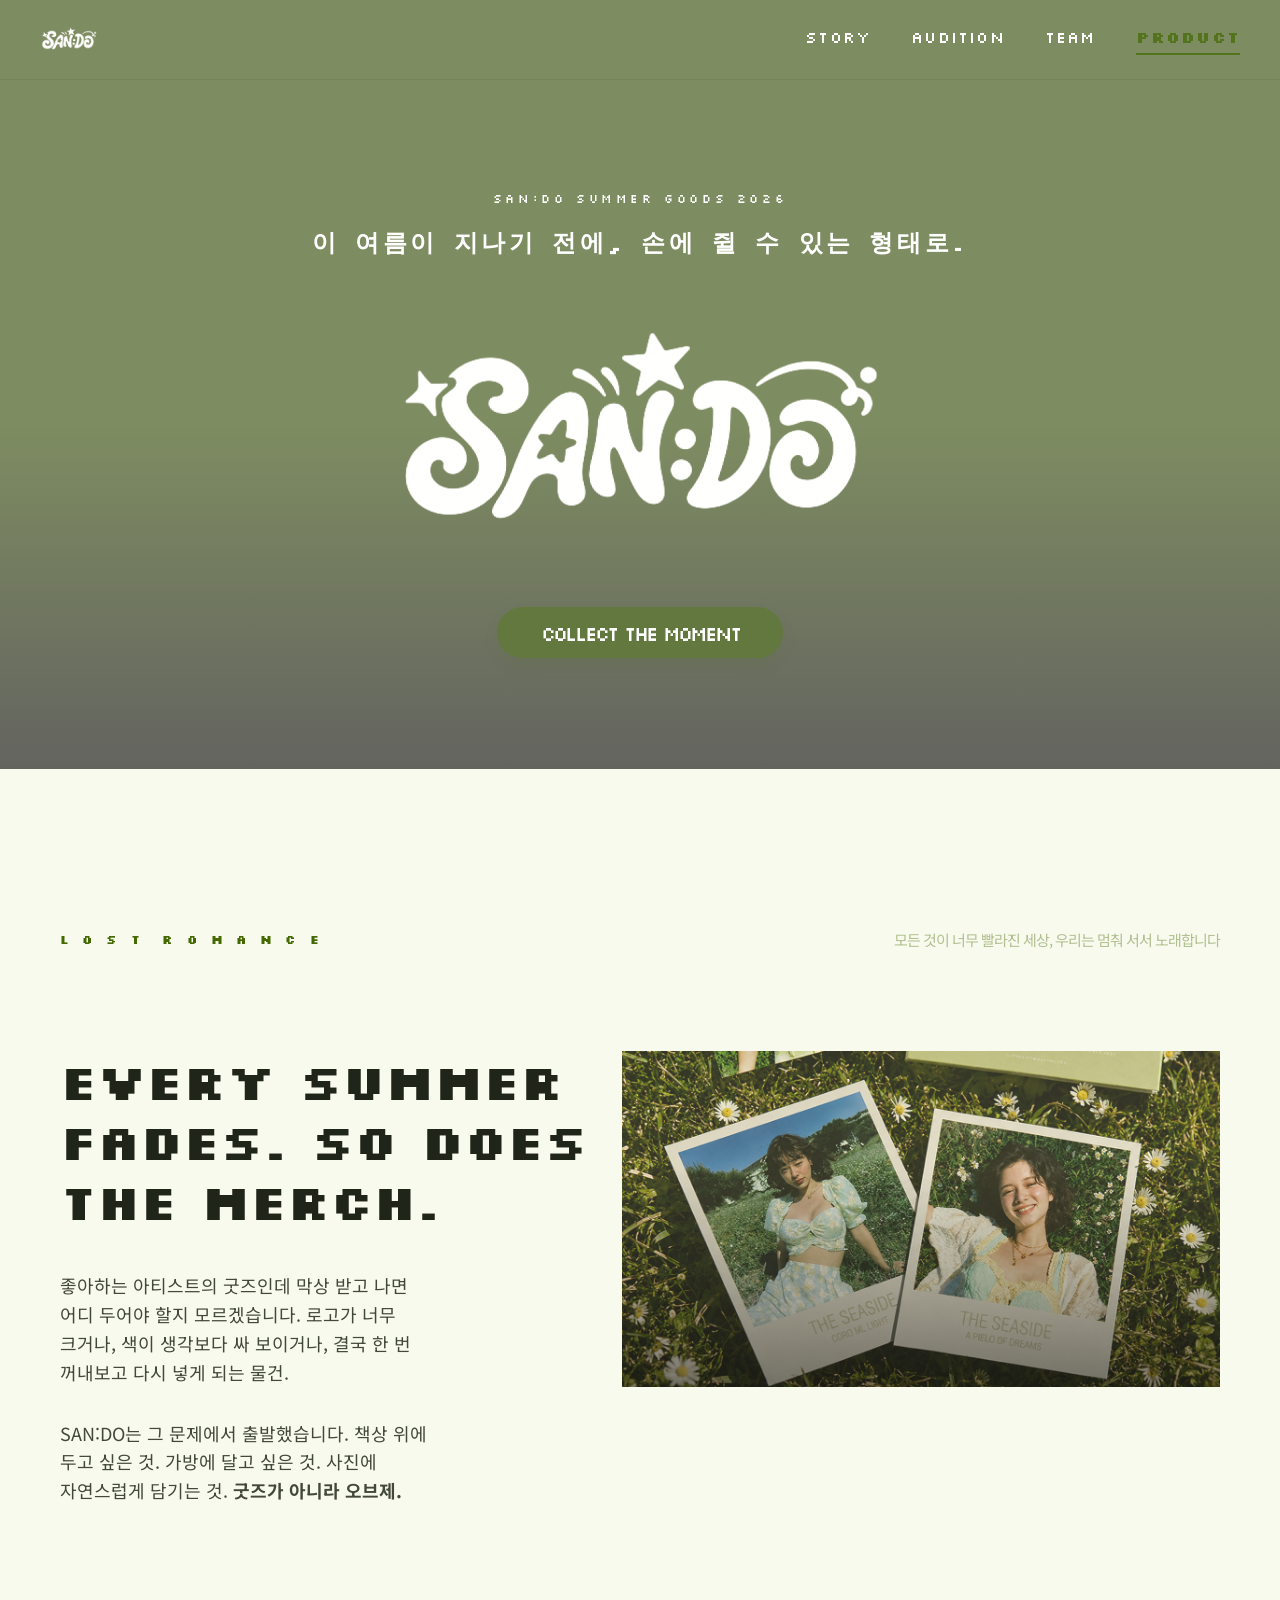
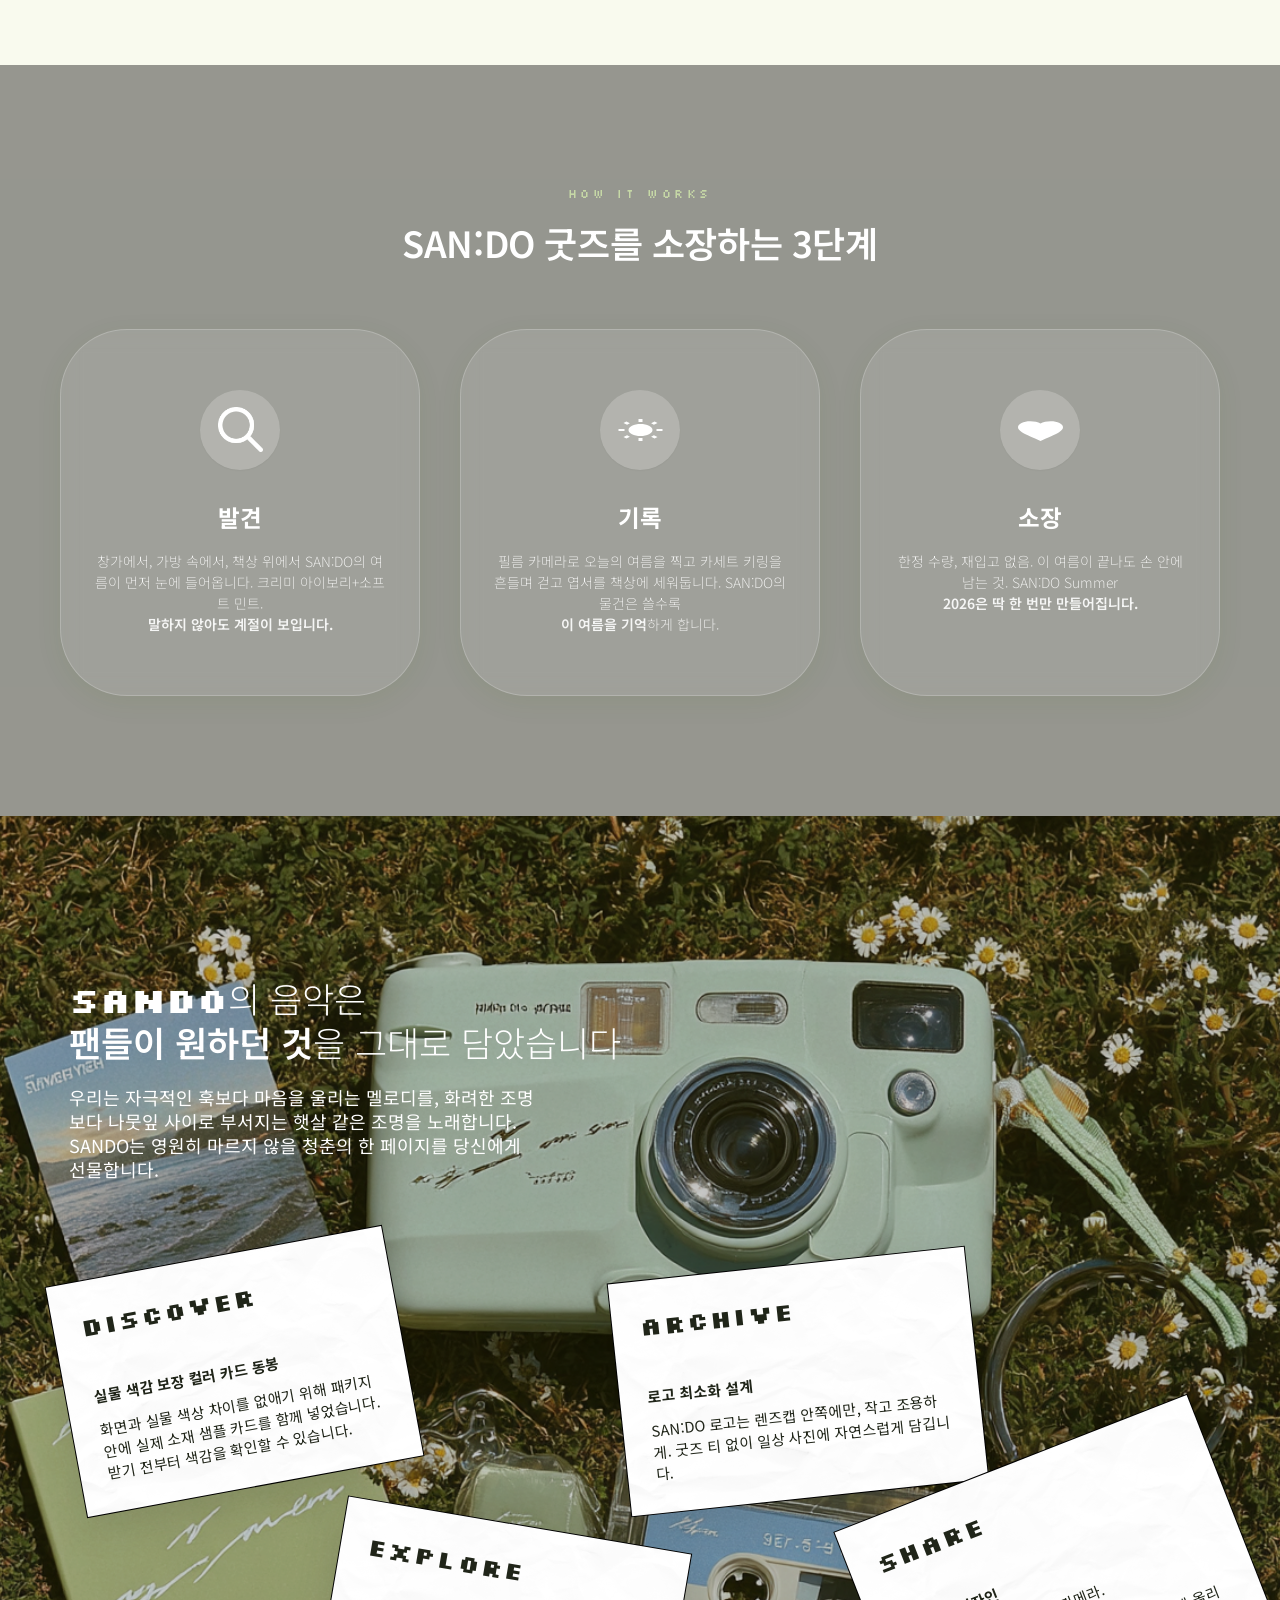
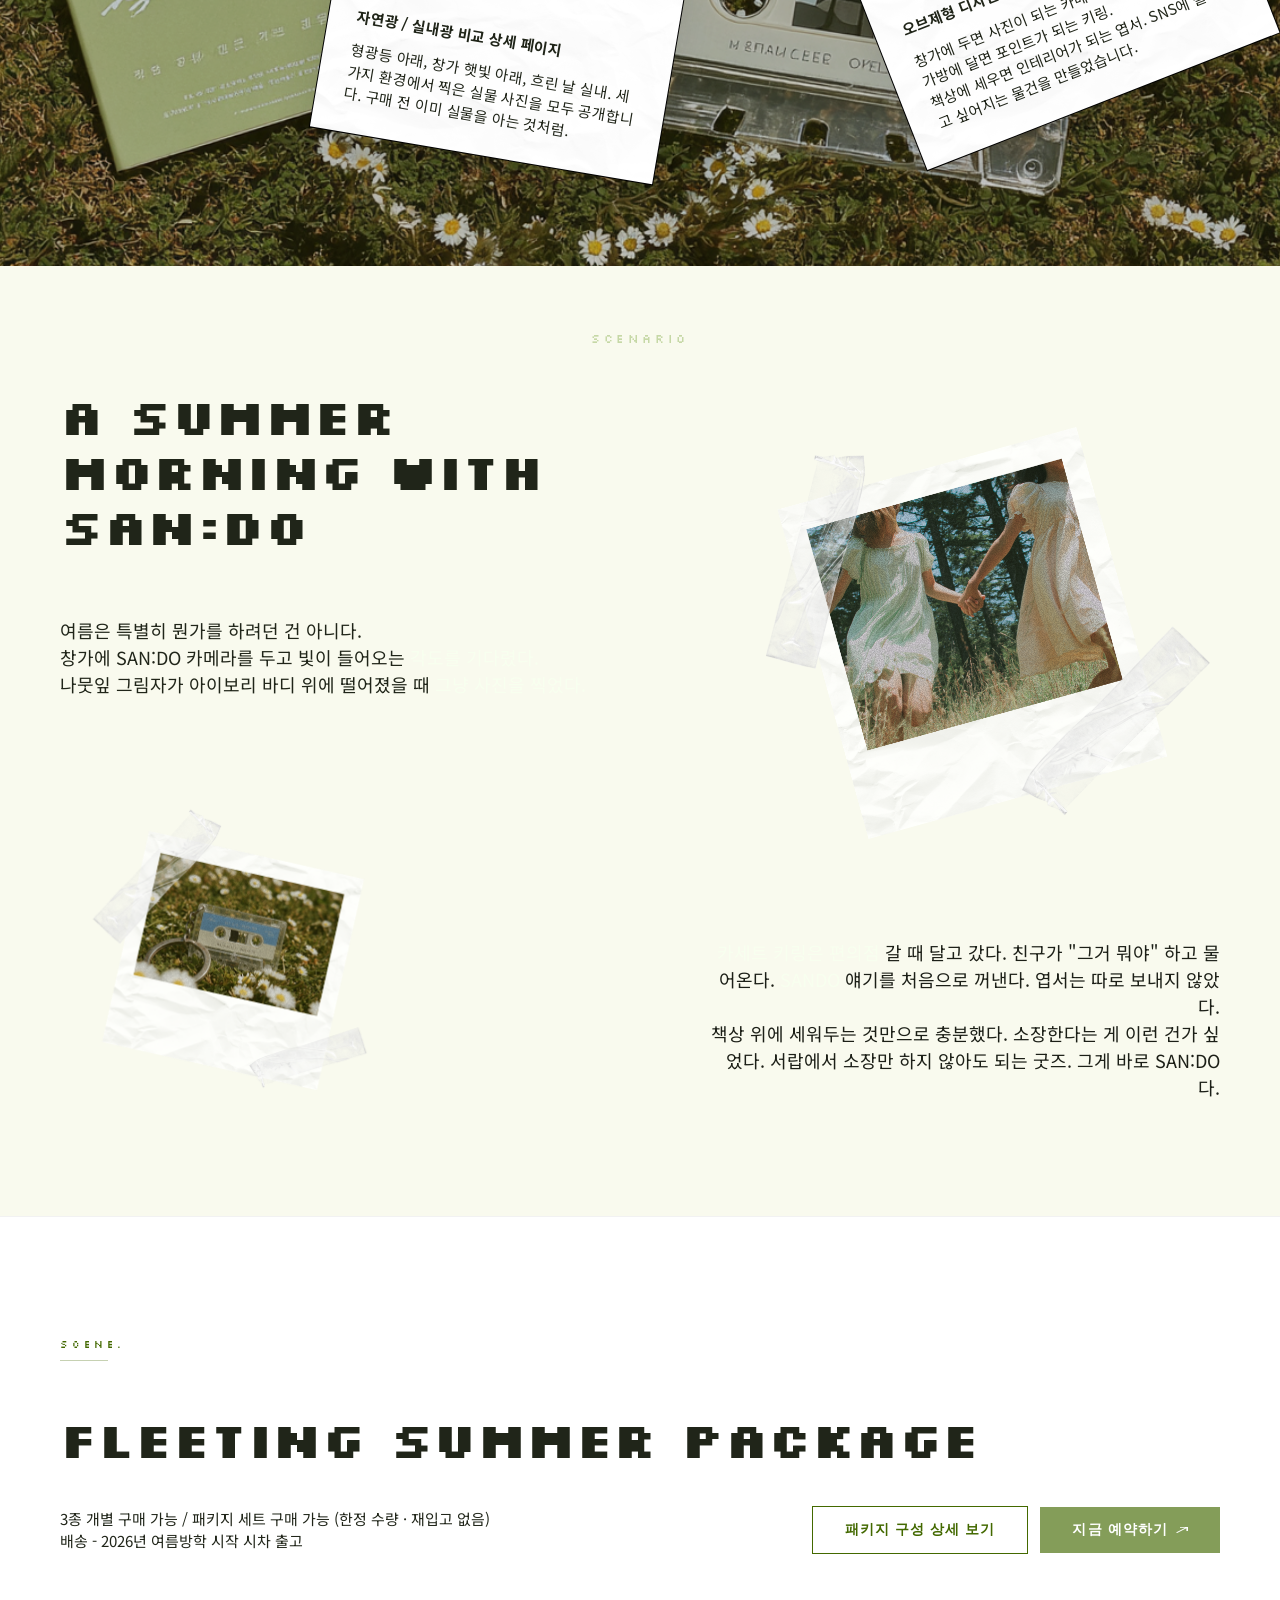
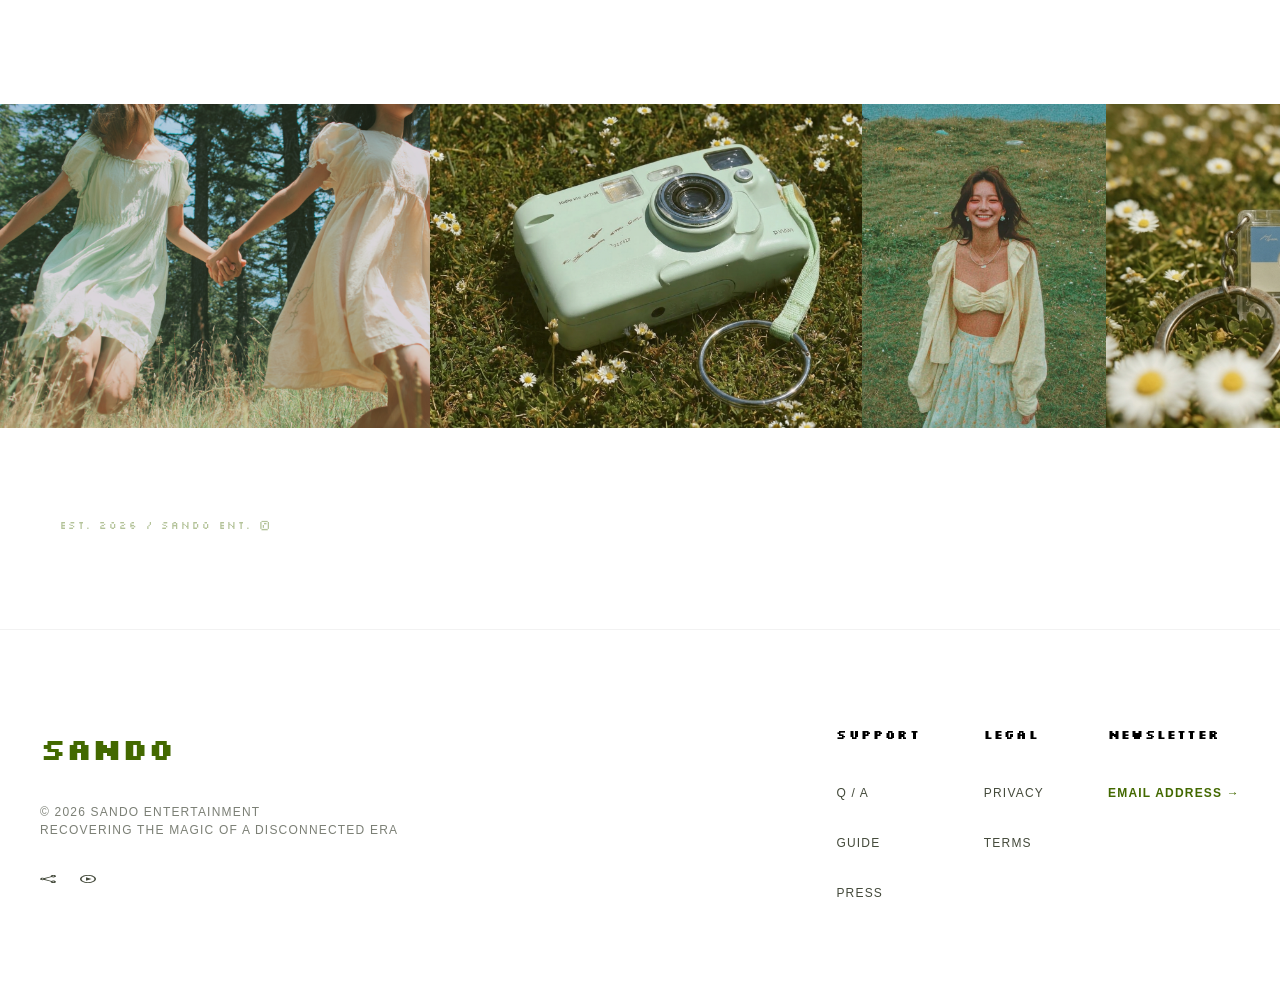
<file: product.html>
<!DOCTYPE html>
<html lang="ko">
<head>
    <meta charset="UTF-8">
    <meta name="viewport" content="width=device-width, initial-scale=1.0">
    <title>SANDO - PRODUCT</title>
    <link rel="preconnect" href="https://fonts.googleapis.com">
    <link rel="preconnect" href="https://fonts.gstatic.com" crossorigin>
    <link href="https://fonts.googleapis.com/css2?family=Noto+Sans+KR:wght@300;400;500;700&family=Silkscreen:wght@400;700&display=swap" rel="stylesheet">
    <link href="https://fonts.googleapis.com/css2?family=Reenie+Beanie&display=swap" rel="stylesheet">
    <link href="https://unpkg.com/aos@2.3.1/dist/aos.css" rel="stylesheet">
    <link rel="stylesheet" href="style.css">
    <link rel="stylesheet" href="product.css">
</head>
<body>
    <!-- Header -->
    <header class="header">
        <div class="header-container">
            <a href="index.html" class="logo">
                <img src="./assets/f1b13951a0cc73b2ca8febee6d7815320dd03bef.png" alt="SANDO" style="height:29px; filter: brightness(0) invert(1);">
            </a>
            <nav class="nav-links">
                <a href="index.html#story">STORY</a>
                <a href="index.html#audition">AUDITION</a>
                <a href="team.html">TEAM</a>
                <a href="product.html" class="active">PRODUCT</a>
            </nav>
        </div>
    </header>

    <main>
        <!-- Product Hero Section -->
        <section class="prod-hero">
            <div class="prod-hero-bg">
                <video autoplay loop muted playsinline>
                    <source src="./assets/social_young00_dreamy_floating_still_life_video_frame_a_mint_green_v_5d0d145d-1efa-432d-80ba-2ff8dab38961_0.mp4" type="video/mp4">
                </video>
                <div class="prod-hero-gradient"></div>
            </div>
            <div class="prod-hero-content" data-aos="fade-up" data-aos-duration="1500">
                <p class="h-meta">SAN:DO Summer Goods 2026</p>
                <h1 class="h-title">이 여름이 지나기 전에, 손에 쥘 수 있는 형태로.</h1>
                <div class="h-logo">
                    <img src="./assets/543a6762f60950fe3e85e857b11b350e498f0f59.png" alt="SANDO Logo">
                </div>
                <button class="btn-collect">Collect the Moment</button>
            </div>
        </section>

        <!-- Product Problem Section (LOST ROMANCE) -->
        <section class="prod-problem">
            <div class="prod-problem-container">
                <!-- Top metadata -->
                <div class="p-top-meta" data-aos="fade-down">
                    <span class="p-lost-romance">L O S T&nbsp;&nbsp;R O M A N C E</span>
                    <span class="p-top-desc">모든 것이 너무 빨라진 세상, 우리는 멈춰 서서 노래합니다</span>
                </div>
                
                <!-- CSS Grid Layout -->
                <div class="p-grid">

                    <div class="p-left">
                        <!-- Pixel Font Title -->
                        <div class="p-title" data-aos="fade-right" data-aos-delay="200">
                            <h2>EVERY SUMMER<br>FADES. SO DOES<br>THE MERCH.</h2>
                        </div>

                        <!-- Texts -->
                        <div class="p-texts" data-aos="fade-up" data-aos-delay="400">
                            <div class="p-text-1">
                                <p>좋아하는 아티스트의 굿즈인데 막상 받고 나면 어디 두어야 할지 모르겠습니다. 로고가 너무 크거나, 색이 생각보다 싸 보이거나, 결국 한 번 꺼내보고 다시 넣게 되는 물건.</p>
                            </div>
                            <div class="p-text-2">
                                <p>SAN:DO는 그 문제에서 출발했습니다. 책상 위에 두고 싶은 것. 가방에 달고 싶은 것. 사진에 자연스럽게 담기는 것. <strong>굿즈가 아니라 오브제.</strong></p>
                            </div>
                        </div>
                    </div>

                    <div class="p-right">
                        <div class="p-polaroid-img" data-aos="fade-left" data-aos-delay="600">
                            <img src="./assets/polaroid.png" alt="Polaroid">
                        </div>
                    </div>
                </div>
            </div>
        </section>

        <!-- Features Bento Grid (How it works) -->
        <section class="prod-features">
            <div class="prod-features-bg">
                <video autoplay loop muted playsinline>
                    <source src="./assets/social_young00_httpss.mj.run0kiSlE8K5tA_two_teenage_girls_running_ha_ad694206-2928-4992-a312-4cb6a2b0df77_2.mp4" type="video/mp4">
                </video>
            </div>
            <div class="prod-features-container">
                <div class="f-header" data-aos="fade-up">
                    <p class="f-meta">How it works</p>
                    <h2>SAN:DO 굿즈를 소장하는 3단계</h2>
                </div>
                <div class="f-cards">
                    <!-- Card 1 -->
                    <div class="f-card" data-aos="fade-up" data-aos-delay="100">
                        <div class="f-icon">
                            <img src="./assets/08d0e38753e40133297ec7baf056feb76902c6db.png" alt="Icon Discover" style="filter: brightness(0) invert(1);">
                        </div>
                        <h3>발견</h3>
                        <p>창가에서, 가방 속에서, 책상 위에서 SAN:DO의 여름이 먼저 눈에 들어옵니다. 크리미 아이보리+소프트 민트.<br><strong>말하지 않아도 계절이 보입니다.</strong></p>
                    </div>
                    <!-- Card 2 -->
                    <div class="f-card" data-aos="fade-up" data-aos-delay="200">
                        <div class="f-icon">
                            <img src="./assets/c31c5b6fe7ed250745d48049320b2f43e3fc1b10.svg" alt="Icon Memory">
                        </div>
                        <h3>기록</h3>
                        <p>필름 카메라로 오늘의 여름을 찍고 카세트 키링을 흔들며 걷고 엽서를 책상에 세워둡니다. SAN:DO의 물건은 쓸수록<br><strong>이 여름을 기억</strong>하게 합니다.</p>
                    </div>
                    <!-- Card 3 -->
                    <div class="f-card" data-aos="fade-up" data-aos-delay="300">
                        <div class="f-icon">
                            <img src="./assets/3f9572f7a1e01d085c5cf55efbc9a6c4448af354.svg" alt="Icon Keep">
                        </div>
                        <h3>소장</h3>
                        <p>한정 수량, 재입고 없음. 이 여름이 끝나도 손 안에 남는 것. SAN:DO Summer<br><strong>2026은 딱 한 번만 만들어집니다.</strong></p>
                    </div>
                </div>
            </div>
        </section>

        <!-- Product Solution Section -->
        <section class="prod-solution">
            <!-- Full section background -->
            <div class="s-bg-wrapper">
                <img src="./assets/3e3a604d1bd790d6f71a1aa79a312eb55eeb90b3.png" class="s-bg-img" alt="Atmospheric scene">
                <div class="s-bg-overlay"></div>
            </div>

            <div class="prod-solution-container">
                <!-- Text Area -->
                <div class="s-header-text" data-aos="fade-up">
                    <h2>SANDO<span class="s-font-light">의 음악은</span><br><strong>팬들이 원하던 것</strong><span class="s-font-light">을 그대로 담았습니다</span></h2>
                    <p>우리는 자극적인 훅보다 마음을 울리는 멜로디를, 화려한 조명보다 나뭇잎 사이로 부서지는 햇살 같은 조명을 노래합니다. SANDO는 영원히 마르지 않을 청춘의 한 페이지를 당신에게 선물합니다.</p>
                </div>

                <div class="s-scatter-grid">
                    <div class="s-item s-discover">
                        <img src="./assets/ff30c8f0ad429ba9806da89dfd8c26ec9ca79576.png" class="s-border-bg" alt="Border">
                        <div class="s-content">
                            <h3>Discover</h3>
                            <h4>실물 색감 보장 컬러 카드 동봉</h4>
                            <p>화면과 실물 색상 차이를 없애기 위해 패키지 안에 실제 소재 샘플 카드를 함께 넣었습니다. 받기 전부터 색감을 확인할 수 있습니다.</p>
                        </div>
                    </div>
                    <div class="s-item s-explore">
                        <img src="./assets/ff30c8f0ad429ba9806da89dfd8c26ec9ca79576.png" class="s-border-bg" alt="Border">
                        <div class="s-content">
                            <h3>Explore</h3>
                            <h4>자연광 / 실내광 비교 상세 페이지</h4>
                            <p>형광등 아래, 창가 햇빛 아래, 흐린 날 실내. 세가지 환경에서 찍은 실물 사진을 모두 공개합니다. 구매 전 이미 실물을 아는 것처럼.</p>
                        </div>
                    </div>
                    <div class="s-item s-archive">
                        <img src="./assets/ff30c8f0ad429ba9806da89dfd8c26ec9ca79576.png" class="s-border-bg" alt="Border">
                        <div class="s-content">
                            <h3>Archive</h3>
                            <h4>로고 최소화 설계</h4>
                            <p>SAN:DO 로고는 렌즈캡 안쪽에만, 작고 조용하게. 굿즈 티 없이 일상 사진에 자연스럽게 담깁니다.</p>
                        </div>
                    </div>
                    <div class="s-item s-share">
                        <img src="./assets/ff30c8f0ad429ba9806da89dfd8c26ec9ca79576.png" class="s-border-bg" alt="Border">
                        <div class="s-content">
                            <h3>Share</h3>
                            <h4>오브제형 디자인</h4>
                            <p>창가에 두면 사진이 되는 카메라.<br>가방에 달면 포인트가 되는 키링.<br>책상에 세우면 인테리어가 되는 엽서. SNS에 올리고 싶어지는 물건을 만들었습니다.</p>
                        </div>
                    </div>
                </div>
            </div>
        </section>

        <!-- Scenario Section -->
        <section class="prod-scenario">
            <div class="prod-scenario-bg">
                <video class="sc-bg-1" autoplay loop muted playsinline>
                    <source src="./assets/social_young00_httpss.mj.runeDUQydXsIO8_--ar_256225_--video_1_--end__798abad2-75af-4a0e-8838-23caf32be7b1_3.mp4" type="video/mp4">
                </video>
            </div>
            <div class="prod-scenario-container">
                <p class="sc-meta" data-aos="fade-right">Scenario</p>
                <div class="sc-content-wrapper" data-aos="fade-up" data-aos-delay="200">
                    <div class="sc-left">
                        <h2>A SUMMER<br>MORNING WITH<br>SAN:DO</h2>
                        <p>여름은 특별히 뭔가를 하려던 건 아니다.<br>창가에 SAN:DO 카메라를 두고 빛이 들어오는 <span>각도를 기다렸다.</span><br>나뭇잎 그림자가 아이보리 바디 위에 떨어졌을 때 <span>그냥 사진을 찍었다.</span></p>
                    </div>
                    <div class="sc-right">
                        <p><span>카세트 키링은 편의점</span> 갈 때 달고 갔다. 친구가 "그거 뭐야" 하고 물어온다. <span>SANDO</span> 얘기를 처음으로 꺼낸다. 엽서는 따로 보내지 않았다.<br>책상 위에 세워두는 것만으로 충분했다. 소장한다는 게 이런 건가 싶었다. 서랍에서 소장만 하지 않아도 되는 굿즈. 그게 바로 SAN:DO 다.</p>
                    <div class="sc-floating-images">
                        <img class="sc-new-float sc-float-left" src="./assets/e288413728afc5807b36749ba7845cc4da0400a6.png" alt="Cassette polaroid">
                        <img class="sc-new-float sc-float-right" src="./assets/cce4955a53f3c4a8a4bebe2c39ea8c9e6795c6a2.png" alt="Girls polaroid">
                    </div>
                </div>
            </div>
        </section>

        <!-- CTA Section -->
        <section class="prod-cta">
            <div class="prod-cta-container">
                <div class="c-meta-top">
                    <span>SCENE.</span>
                    <div class="c-line"></div>
                </div>
                
                <div class="c-content" data-aos="fade-up">
                    <h2 class="c-title">Fleeting Summer package</h2>
                    <div class="c-bottom-row">
                        <p class="c-desc">3종 개별 구매 가능 / 패키지 세트 구매 가능 (한정 수량 · 재입고 없음) <br>배송 - 2026년 여름방학 시작 시차 출고</p>
                        <div class="c-actions">
                            <button class="btn-primary" style="background:transparent; border:1px solid #436900; color:#436900;">패키지 구성 상세 보기</button>
                            <button class="btn-primary" style="background:rgba(67,105,0,0.65); border:none; color:white; display:flex; align-items:center; gap:8px;">지금 예약하기 <img src="./assets/61a35f6481a9813a54b1b77d275d8791fe1ab130.svg" alt="arrow"></button>
                        </div>
                    </div>
                </div>
            </div>
        </section>
        <section class="prod-marquee" style="width: 100%; overflow: hidden; padding-bottom: 60px; background: white;">
            <div class="c-images-marquee" style="margin-top: 0;">
                <div class="marquee-track">
                    <img src="./assets/659dbe9e403d3c29e346c2e5e92b3bb9619fe875.png" alt="Camera 1">
                    <img src="./assets/0651afc535155f71f9658d27788e2fa9156295b1.png" alt="Tape 1">
                    <img src="./assets/63467bdc56bd4790c4f66187277db30922817a37.png" alt="Tape 2">
                    <img src="./assets/75484bb5bf83f4497d686b1134157f14a152d9fc.png" alt="Girl">
                    <!-- Duplicate for infinite scroll -->
                    <img src="./assets/659dbe9e403d3c29e346c2e5e92b3bb9619fe875.png" alt="Camera 1">
                    <img src="./assets/0651afc535155f71f9658d27788e2fa9156295b1.png" alt="Tape 1">
                    <img src="./assets/63467bdc56bd4790c4f66187277db30922817a37.png" alt="Tape 2">
                    <img src="./assets/75484bb5bf83f4497d686b1134157f14a152d9fc.png" alt="Girl">
                </div>
            </div>
        </section>
        <div class="c-meta-bottom">EST. 2026 / SANDO ENT. ®</div>
    </main>

    <!-- Footer -->
    <footer class="footer">
        <div class="footer-container">
            <div class="footer-left">
                <div class="footer-logo">SANDO</div>
                <div class="footer-copyright">
                    © 2026 SANDO ENTERTAINMENT<br>
                    RECOVERING THE MAGIC OF A DISCONNECTED ERA
                </div>
                <div class="footer-social">
                    <img src="./assets/c85e52b7eba225b94c1f4e356cf532b2be033561.svg" alt="Social">
                    <img src="./assets/4c36a6bb75f8759996b5936b01f322f42f25cf61.svg" alt="Social">
                </div>
            </div>
            <div class="footer-links">
                <div class="link-col">
                    <h4 style="font-family:var(--font-silk); font-size:12px; margin-bottom:16px;">SUPPORT</h4>
                    <a href="#" style="display:block; font-size:12px; color:var(--dark-text); text-decoration:none; margin-bottom:8px;">Q / A</a>
                    <a href="#" style="display:block; font-size:12px; color:var(--dark-text); text-decoration:none; margin-bottom:8px;">GUIDE</a>
                    <a href="#" style="display:block; font-size:12px; color:var(--dark-text); text-decoration:none;">PRESS</a>
                </div>
                <div class="link-col">
                    <h4 style="font-family:var(--font-silk); font-size:12px; margin-bottom:16px;">LEGAL</h4>
                    <a href="#" style="display:block; font-size:12px; color:var(--dark-text); text-decoration:none; margin-bottom:8px;">PRIVACY</a>
                    <a href="#" style="display:block; font-size:12px; color:var(--dark-text); text-decoration:none;">TERMS</a>
                </div>
                <div class="link-col">
                    <h4 style="font-family:var(--font-silk); font-size:12px; margin-bottom:16px;">NEWSLETTER</h4>
                    <a href="#" style="font-size:12px; color:var(--primary-green); text-decoration:none; font-weight:bold;">EMAIL ADDRESS →</a>
                </div>
            </div>
        </div>
    </footer>
    <script src="https://unpkg.com/aos@2.3.1/dist/aos.js"></script>
    <script>
        AOS.init({
            duration: 1000,
            once: true,
            offset: 100
        });

        // Draggable Memos Logic
        document.addEventListener("DOMContentLoaded", () => {
            const items = document.querySelectorAll('.s-item');
            let activeItem = null;
            let initialX;
            let initialY;
            let highestZIndex = 10;

            items.forEach(item => {
                item._currentX = 0;
                item._currentY = 0;
                item.addEventListener('mousedown', dragStart);
                item.addEventListener('touchstart', dragStart, {passive: false});
            });

            document.addEventListener('mouseup', dragEnd);
            document.addEventListener('touchend', dragEnd);
            document.addEventListener('mousemove', drag);
            document.addEventListener('touchmove', drag, {passive: false});

            function dragStart(e) {
                if (e.target.closest('.s-item')) {
                    activeItem = e.target.closest('.s-item');
                    highestZIndex++;
                    activeItem.style.zIndex = highestZIndex;
                    activeItem.style.transition = 'box-shadow 0.2s ease, transform 0s';

                    if (e.type === "touchstart") {
                        initialX = e.touches[0].clientX - activeItem._currentX;
                        initialY = e.touches[0].clientY - activeItem._currentY;
                    } else {
                        initialX = e.clientX - activeItem._currentX;
                        initialY = e.clientY - activeItem._currentY;
                    }
                }
            }

            function dragEnd(e) {
                if (activeItem) {
                    activeItem.style.transition = 'box-shadow 0.2s ease, transform 0.1s ease-out';
                    initialX = activeItem._currentX;
                    initialY = activeItem._currentY;
                    activeItem = null;
                }
            }

            function drag(e) {
                if (activeItem) {
                    if (e.cancelable) e.preventDefault();
                
                    if (e.type === "touchmove") {
                        activeItem._currentX = e.touches[0].clientX - initialX;
                        activeItem._currentY = e.touches[0].clientY - initialY;
                    } else {
                        activeItem._currentX = e.clientX - initialX;
                        activeItem._currentY = e.clientY - initialY;
                    }

                    activeItem.style.setProperty('--tx', `${activeItem._currentX}px`);
                    activeItem.style.setProperty('--ty', `${activeItem._currentY}px`);
                }
            }
        });
    </script>
</body>
</html>
</file>
<file: style.css>
:root {
    --primary-green: #436900;
    --dark-text: #43493a;
    --light-bg: #f9faee;
    --white: #ffffff;
    --black: #000000;
    --font-silk: 'Silkscreen', sans-serif;
    --font-kr: 'Noto Sans KR', sans-serif;
}

* {
    box-sizing: border-box;
    margin: 0;
    padding: 0;
}

html {
    scroll-behavior: smooth;
    scroll-padding-top: 80px; /* offset for fixed header */
    overflow-x: hidden;
}

body {
    font-family: var(--font-kr);
    background-color: var(--light-bg);
    color: var(--black);
    line-height: 1.5;
    overflow-x: hidden;
}

img {
    max-width: 100%;
    display: block;
}

/* Header */
.header {
    position: fixed;
    top: 0; left: 0; width: 100%;
    height: 80px;
    background: transparent;
    backdrop-filter: blur(2px);
    z-index: 1000;
    display: flex; align-items: center; justify-content: center;
    border-bottom: 1px solid rgba(0, 0, 0, 0.05);
    transition: background-color 0.3s ease;
}

.header-container {
    width: 100%;
    max-width: 1600px;
    padding: 0 40px;
    margin: 0 auto;
    display: flex;
    justify-content: space-between;
    align-items: center;
}

.logo {
    font-family: var(--font-silk);
    font-size: 24px;
    font-weight: 700;
    color: var(--white);
    letter-spacing: 2px;
    text-decoration: none;
}

.nav-links {
    display: flex;
    gap: 40px;
}

.nav-links a {
    text-decoration: none;
    color: var(--white);
    font-size: 16px;
    font-family: var(--font-silk);
    text-transform: uppercase;
    letter-spacing: 1.2px;
    transition: opacity 0.2s;
}

.nav-links a:hover, .nav-links a.active {
    opacity: 0.7;
}

/* Light background variant for Team page */
.header.light-theme .logo,
.header.light-theme .nav-links a {
    color: var(--black);
}
.header.light-theme {
    background: rgba(249, 250, 238, 0.8);
    backdrop-filter: blur(10px);
}

.btn-primary {
    background-color: var(--primary-green);
    color: var(--white);
    border: none;
    padding: 8px 24px;
    font-size: 12px;
    font-weight: 700;
    font-family: Arial, Helvetica, sans-serif;
    letter-spacing: 1.2px;
    cursor: pointer;
}

/* Hero Section */
.hero-section {
    position: relative;
    width: 100%;
    height: 100vh;
    display: flex;
    flex-direction: column;
    align-items: center;
    justify-content: center;
    overflow: hidden;
}

.hero-bg {
    position: absolute;
    top: 0;
    left: 0;
    width: 100%;
    height: 100%;
    z-index: 0;
}

.hero-bg .bg-img, .hero-video {
    width: 100%;
    height: 100%;
    object-fit: cover;
    transform: translateZ(0); /* Hardware acceleration for Chrome */
    -webkit-transform: translateZ(0);
}

.hero-overlay {
    position: absolute;
    inset: 0;
    background: rgba(0, 0, 0, 0.08);
}

.hero-content {
    position: relative;
    display: flex;
    flex-direction: column;
    align-items: center;
    gap: 16px;
    z-index: 1;
}

.hero-subtitle {
    font-family: var(--font-silk);
    font-size: 12px;
    color: var(--white);
    letter-spacing: 3.6px;
}

.hero-logo-img img {
    height: 286px;
    object-fit: contain;
}

/* Marquee Section */
.marquee-section {
    background-color: var(--primary-green);
    border-top: 1px solid rgba(0,0,0,0.05);
    border-bottom: 1px solid rgba(0,0,0,0.05);
    padding: 17px 0;
    overflow: hidden;
}

.marquee-container {
    display: flex;
}

.marquee-content {
    display: flex;
    align-items: center;
    gap: 48px;
    padding: 0 24px;
    white-space: nowrap;
    animation: scroll 20s linear infinite;
}

.marquee-text {
    font-family: var(--font-silk);
    font-weight: 700;
    font-size: 14px;
    color: var(--white);
    letter-spacing: 2.8px;
}

.marquee-star {
    font-family: var(--font-silk);
    font-size: 14px;
    color: rgba(255, 255, 255, 0.5);
}

@keyframes scroll {
    0% { transform: translateX(0); }
    100% { transform: translateX(-100%); }
}

/* Problem Section */
.problem-section {
    position: relative;
    background-color: #f9faee;
    padding: 120px 0;
    overflow: hidden;
}

.problem-container {
    width: 100%;
    max-width: 1600px;
    padding: 0 40px;
    margin: 0 auto;
    position: relative;
}

.problem-header {
    display: flex;
    justify-content: space-between;
    align-items: center;
    margin-bottom: 40px;
    position: relative;
}

.problem-label {
    font-family: var(--font-silk);
    font-size: 12px;
    color: var(--primary-green);
    letter-spacing: 3.6px;
    text-transform: uppercase;
}

.problem-message {
    font-size: 15px;
    color: rgba(67, 105, 0, 0.4);
    letter-spacing: -1px;
}

.problem-content {
    display: flex;
    justify-content: space-between;
    position: relative;
    /* height removed to be driven by aspect-ratio of children */
}

.problem-text {
    position: relative;
    width: 41.5%;
}

.problem-title {
    position: absolute;
    left: 0;
    top: 13%;
    transform: translateY(-50%);
    font-family: var(--font-silk);
    font-size: 48px;
    color: var(--black);
    letter-spacing: -3px;
    line-height: 1.06;
    text-transform: uppercase;
    margin: 0;
}

.problem-title span {
    display: block;
}

.problem-desc {
    position: absolute;
    left: 26%;
    top: 46%;
    transform: translateY(-50%);
    width: 72%;
    font-size: 18px;
    color: var(--dark-text);
    line-height: 1.5;
    margin: 0;
}

.problem-tape-1 {
    position: absolute;
    left: 1.5%;
    top: 63%;
    width: 21.4%;
    aspect-ratio: 103 / 37;
    background: rgba(151,196,89,0.2);
}

.problem-tape-2 {
    position: absolute;
    left: 73.6%;
    top: 93.5%;
    width: 21.4%;
    aspect-ratio: 103 / 37;
    background: rgba(151,196,89,0.2);
}

.problem-image {
    position: relative;
    width: 56%;
    aspect-ratio: 650 / 574;
}

.vintage-tape {
    position: absolute;
    left: 0;
    top: 20.4%;
    width: 48%;
    aspect-ratio: 312 / 416;
}
.vintage-tape img { width: 100%; height: 100%; object-fit: cover; }

.blurred-city {
    position: absolute;
    right: 0;
    top: 0;
    width: 47.4%;
    aspect-ratio: 308 / 411;
}
.blurred-city img { width: 100%; height: 100%; object-fit: cover; }

.problem-tape-3 {
    position: absolute;
    left: 0.15%;
    top: 4.2%;
    width: 7.8%;
    aspect-ratio: 51 / 19;
    background: rgba(151,196,89,0.2);
}

.problem-tape-4 {
    position: absolute;
    left: 0;
    top: 10%;
    width: 15.8%;
    aspect-ratio: 103 / 37;
    background: rgba(151,196,89,0.2);
}

/* Solution Section */
.solution-section {
    background-color: rgba(151, 196, 89, 0.2);
    padding: 120px 0;
}

.solution-container {
    width: 100%;
    max-width: 1600px;
    padding: 0 40px;
    margin: 0 auto;
    display: grid;
    grid-template-columns: 1fr 1fr;
    gap: 96px;
}

.solution-text-area {
    display: flex;
    flex-direction: column;
    justify-content: center;
}

.solution-title {
    font-family: var(--font-silk);
    font-size: 48px;
    color: var(--primary-green);
    letter-spacing: -3px;
    line-height: 1;
    margin-bottom: 40px;
}

.solution-subtitle {
    font-size: 30px;
    font-weight: 400;
    margin-bottom: 24px;
}

.solution-desc {
    font-size: 18px;
    color: var(--dark-text);
    margin-bottom: 40px;
}

.solution-cards {
    display: grid;
    grid-template-columns: repeat(3, 1fr);
    gap: 24px;
}

.s-card {
    background: var(--white);
    border: 1px solid rgba(0, 0, 0, 0.05);
    padding: 25px;
    display: flex;
    flex-direction: column;
    gap: 12px;
}

.s-icon {
    height: 18px;
    object-fit: contain;
    margin-bottom: 10px;
}

.s-card span {
    font-family: var(--font-silk);
    font-size: 12px;
    font-weight: 700;
    letter-spacing: 1.2px;
}

.solution-image-area {
    position: relative;
    aspect-ratio: 1;
}

.bg-layer, .fg-layer {
    position: absolute;
    inset: 0;
    width: 100%;
    height: 100%;
    object-fit: cover;
}

.fg-layer {
    object-fit: bottom;
}

/* Features Section */
.features-section {
    position: relative;
    background-color: var(--white);
    padding: 120px 0;
}

.features-header {
    width: 100%;
    max-width: 1600px;
    padding: 0 40px;
    margin: 0 auto;
    display: flex;
    justify-content: space-between;
    align-items: flex-start;
    margin-bottom: 96px;
}

.features-label {
    font-family: var(--font-silk);
    font-size: 12px;
    color: var(--primary-green);
    letter-spacing: 3.6px;
    display: block;
    margin-bottom: 16px;
}

.features-title {
    font-family: var(--font-silk);
    font-size: 48px;
    line-height: 1;
    text-transform: uppercase;
    letter-spacing: -2px;
}

.features-desc-box {
    width: 38.6%;
    font-size: 16px;
    color: var(--dark-text);
    margin-top: 32px;
}

.features-grid {
    width: 100%;
    max-width: 1600px;
    padding: 0 40px;
    margin: 0 auto;
    display: grid;
    grid-template-columns: repeat(3, 1fr);
    gap: 40px;
}

.f-card {
    border-bottom: 1px solid rgba(0, 0, 0, 0.1);
    padding-bottom: 49px;
    display: flex;
    flex-direction: column;
}

.f-image {
    height: 466px;
    margin-bottom: 16px;
    position: relative;
    overflow: hidden;
}

.f-image img {
    width: 100%;
    height: 100%;
    object-fit: cover;
}

.f-image-composed img {
    position: absolute;
}
.f-image-composed .f-bg { width: 222%; height: auto; left:-64%; top:-8%; }
.f-image-composed .f-layer-1 { width: 125%; left:-12.5%; }
.f-overlay { position:absolute; inset:0; background:white; mix-blend-mode: saturation; }
.f-image-composed .f-layer-2 { width:100%; height:100%; object-fit:bottom; }


.f-title {
    font-family: var(--font-silk);
    font-size: 24px;
    margin-bottom: 16px;
}

.f-desc {
    font-size: 14px;
    color: var(--dark-text);
    margin-bottom: 24px;
    flex-grow: 1;
}

.f-tags {
    display: flex;
    gap: 16px;
    font-family: var(--font-silk);
    font-size: 10px;
    font-weight: 700;
    color: var(--primary-green);
    letter-spacing: 1px;
}

/* Process Section */
.process-section {
    position: relative;
    background: var(--white);
    padding: 120px 0;
    border-top: 1px solid rgba(0, 0, 0, 0.05);
}

.process-bg {
    position: absolute;
    inset: 0;
}

.process-bg img {
    width: 100%;
    height: 100%;
    object-fit: cover;
    opacity: 0.54;
}

.process-gradient {
    position: absolute;
    inset: 0;
    background: linear-gradient(128deg, rgba(151, 196, 89, 0.2) 3%, #ffffff 111%);
    z-index: 1;
}

.process-container {
    position: relative;
    z-index: 2;
    width: 100%;
    max-width: 1600px;
    padding: 0 40px;
    margin: 0 auto;
}

.process-box {
    background: rgba(255, 255, 255, 0.7);
    border-left: 8px solid var(--primary-green);
    width: 57.9%;
    padding: 64px 64px 64px 72px;
}

.process-title {
    font-family: var(--font-silk);
    font-size: 36px;
    margin-bottom: 48px;
}

.process-list {
    display: flex;
    flex-direction: column;
    gap: 48px;
}

.p-item {
    display: flex;
    gap: 32px;
}

.p-num {
    font-family: var(--font-silk);
    font-size: 36px;
    color: rgba(67, 105, 0, 0.3);
}

.p-text h4 {
    font-family: var(--font-silk);
    font-size: 20px;
    margin-bottom: 8px;
    font-weight: 400;
}

.p-text p {
    font-size: 14px;
    color: var(--dark-text);
}

/* CTA Section */
.cta-section {
    position: relative;
    aspect-ratio: 1440 / 800;
    background-color: #f5f5f5;
    overflow: hidden;
    border-top: 1px solid #e5e7eb;
    border-bottom: 1px solid #e5e7eb;
}

.cta-bg {
    position: absolute;
    inset: 0;
    z-index: 0;
}

.cta-bg img {
    width: 100%;
    height: 100%;
    object-fit: cover;
}

.cta-text-bg {
    position: absolute;
    top: 45%;
    left: 50%;
    transform: translate(-50%, -50%);
    font-family: var(--font-silk);
    font-size: 18.5vw;
    color: rgba(255, 254, 234, 0.76);
    line-height: 0.8;
    text-align: center;
    letter-spacing: -1vw;
    z-index: 1;
    pointer-events: none;
    white-space: nowrap;
    width: 100%;
    padding: 0 40px;
    box-sizing: border-box;
}

.cta-girl {
    position: absolute;
    bottom: -3%;
    left: 50%;
    transform: translateX(-50%);
    width: 100%;
    aspect-ratio: 1299 / 866;
    z-index: 2;
    pointer-events: none;
}
.cta-girl img {
    width: 100%;
    height: 100%;
    object-fit: cover;
}

.cta-container {
    width: 100%;
    max-width: 1600px;
    height: 100%;
    margin: 0 auto;
    position: relative;
    padding: 0 40px;
    z-index: 3;
}

.cta-meta {
    position: absolute;
    font-family: var(--font-silk);
    color: rgba(67, 105, 0, 0.4);
    z-index: 2;
}

.cta-meta.top-left {
    top: 64px;
    left: 40px;
    font-size: 10px;
    letter-spacing: 4px;
    color: var(--primary-green);
}

.cta-meta.top-left .line {
    width: 48px;
    height: 1px;
    background-color: rgba(67, 105, 0, 0.3);
    margin-top: 8px;
}

.cta-meta.bottom-left {
    bottom: 48px;
    left: 60px;
    font-size: 10px;
    letter-spacing: 2px;
}

.cta-content {
    position: absolute;
    bottom: 64px;
    left: 40px;
    right: 40px;
    z-index: 3;
    display: flex;
    justify-content: space-between;
    align-items: flex-end;
}

.cta-text-group {
    display: flex;
    flex-direction: column;
}

.cta-title {
    font-size: 20px;
    font-weight: 400;
    margin-bottom: 24px;
    color: var(--white);
}

.cta-desc {
    font-size: 13px;
    line-height: 1.6;
    color: var(--white);
}

.btn-apply {
    background-color: rgba(67, 105, 0, 0.65);
    color: var(--white);
    border: none;
    padding: 16px 32px;
    display: flex;
    align-items: center;
    gap: 12px;
    cursor: pointer;
    font-family: var(--font-silk);
    font-size: 11px;
    letter-spacing: 1.1px;
    text-transform: uppercase;
}

.btn-apply span {
    font-family: var(--font-silk);
    font-size: 11px;
    letter-spacing: 1.1px;
}

.btn-apply img {
    width: 7.5px;
    height: 7.5px;
}

/* Footer */
.footer {
    background: var(--white);
    padding: 96px 0;
    border-top: 1px solid rgba(0, 0, 0, 0.05);
    display: flex;
    justify-content: center;
}

.footer-container {
    width: 100%;
    max-width: 1600px;
    padding: 0 40px;
    margin: 0 auto;
    display: flex;
    justify-content: space-between;
}

.footer-left {
    display: flex;
    flex-direction: column;
    gap: 32px;
}

.footer-logo {
    font-family: var(--font-silk);
    font-size: 30px;
    font-weight: 700;
    color: var(--primary-green);
}

.footer-copyright {
    font-family: Arial, Helvetica, sans-serif;
    font-size: 12px;
    color: rgba(67, 73, 58, 0.7);
    letter-spacing: 1.2px;
}

.footer-social {
    display: flex;
    gap: 24px;
}
.footer-social img {
    width: 16px;
    height: 16px;
    object-fit: contain;
    cursor: pointer;
}

.footer-links {
    display: flex;
    gap: 64px;
}

.link-col {
    display: flex;
    flex-direction: column;
    gap: 24px;
}

.link-col h4 {
    font-family: var(--font-silk);
    font-size: 12px;
    font-weight: 700;
    letter-spacing: 1.2px;
}

.link-col ul {
    list-style: none;
    display: flex;
    flex-direction: column;
    gap: 12px;
}

.link-col a {
    text-decoration: none;
    font-family: Arial, Helvetica, sans-serif;
    font-size: 12px;
    color: rgba(67, 73, 58, 0.8);
    letter-spacing: 1.2px;
}

.input-group {
    display: flex;
    border-bottom: 1px solid rgba(0, 0, 0, 0.2);
    padding-bottom: 8px;
}

.input-group input {
    border: none;
    outline: none;
    font-size: 12px;
    letter-spacing: 1.2px;
    font-family: Arial, Helvetica, sans-serif;
    color: #6b7280;
    width: 120px;
}

.input-group button {
    border: none;
    background: none;
    font-family: Arial, Helvetica, sans-serif;
    font-size: 12px;
    font-weight: 700;
    color: var(--primary-green);
    letter-spacing: 1.2px;
    cursor: pointer;
}

/* Active Nav Link */
.nav-links a.active {
    color: var(--primary-green);
    border-bottom: 2px solid var(--primary-green);
    padding-bottom: 4px;
    font-weight: 700;
}

/* Team Hero */
.team-hero {
    position: relative;
    height: 100vh;
    min-height: 800px;
    display: flex;
    align-items: center;
    justify-content: center;
}

.team-hero-bg {
    position: absolute;
    inset: 0;
}

.team-hero-bg img {
    width: 100%;
    height: 100%;
    object-fit: cover;
}

.team-hero-content {
    position: relative;
    z-index: 1;
    display: flex;
    flex-direction: column;
    align-items: center;
    color: var(--white);
    text-align: center;
}

.team-hero-subtitle {
    font-family: var(--font-silk);
    font-size: 13px;
    letter-spacing: 5.2px;
    margin-bottom: 16px;
}

.team-hero-title {
    font-family: var(--font-silk);
    font-size: 120px;
    font-weight: 700;
    letter-spacing: -6px;
    line-height: 1;
    margin-bottom: 48px;
}

.team-hero-desc-box h2 {
    font-family: var(--font-silk);
    font-size: 40px;
    font-weight: 400;
    letter-spacing: -2px;
    margin-bottom: 8px;
}

.team-hero-desc-box p {
    font-size: 16px;
    color: rgba(255, 255, 255, 0.8);
    line-height: 1.6;
}

.team-marquee {
    margin-top: 0;
}

/* Team Members Section */
.team-section {
    background-color: var(--light-bg);
    padding: 60px;
    display: flex;
    justify-content: center;
}

.team-members-container {
    width: 100%;
    max-width: 1440px;
    display: flex;
    flex-direction: column;
    gap: 128px;
}

.team-section-header-wrap {
    border-bottom: 1px solid rgba(195, 201, 181, 0.5);
    padding: 0 60px;
}

.team-section-header {
    max-width: 1280px;
    margin: 0 auto;
    padding: 80px 0;
}

.team-section-index {
    display: block;
    font-family: var(--font-silk);
    font-size: 13px;
    color: var(--primary-green);
    letter-spacing: 2.6px;
    margin-bottom: 8px;
}

.team-section-title {
    font-family: var(--font-silk);
    font-size: 48px;
    font-weight: 400;
    color: #1a1d15;
    letter-spacing: -2.4px;
}

.team-members-section {
    padding: 120px 60px;
}

.team-members-container {
    max-width: 1280px;
    margin: 0 auto;
    display: flex;
    flex-direction: column;
    gap: 120px;
}

.team-member-card {
    display: flex;
    flex-direction: row;
    gap: 80px;
    align-items: flex-start;
}

.member-image-bg {
    background-color: transparent;
    width: 438.5px;
    height: 484px;
    flex-shrink: 0;
    display: flex;
    justify-content: center;
    align-items: center;
}

.member-image {
    width: 100%;
    height: 100%;
    object-fit: cover;
}

.member-info {
    display: flex;
    flex-direction: column;
    align-items: flex-start;
}

.member-name-en {
    font-family: var(--font-silk);
    font-size: 25.8px;
    font-weight: 400;
    color: #1a1d15;
    letter-spacing: -0.25px;
    margin-bottom: 4px;
}

.member-name-kr {
    font-size: 38.7px;
    font-weight: 400;
    font-family: 'Galmuri11', sans-serif;
    color: #1a1d15;
    margin-bottom: 16px;
    line-height: 1.2;
}

.member-role {
    font-family: var(--font-silk);
    font-size: 12.6px;
    color: var(--primary-green);
    letter-spacing: 1.3px;
    margin-bottom: 24px;
}

.member-desc {
    font-size: 16px;
    color: #43493a;
    margin-bottom: 24px;
    line-height: 1.4;
}

.member-tag {
    background-color: transparent;
    color: #112000;
    font-family: var(--font-silk);
    font-size: 9.6px;
    font-weight: 700;
    padding: 3px 6px;
    border: 1px solid #112000;
    letter-spacing: -0.5px;
}

/* Our Goal Section */
.our-goal-section {
    background-color: #edefe2;
    border-top: 1px solid rgba(195, 201, 181, 0.3);
    border-bottom: 1px solid rgba(195, 201, 181, 0.3);
    position: relative;
    padding: 340px 60px 140px 60px;
    overflow: hidden;
    display: flex;
    justify-content: center;
    z-index: 1; /* Establish stacking context */
}

.goal-bg-text {
    position: absolute;
    top: 160px;
    left: 50%;
    transform: translate(-50%, -50%);
    font-family: var(--font-silk);
    font-size: 250px;
    color: #436900;
    white-space: nowrap;
    z-index: -1; /* Push behind the container */
    pointer-events: none;
    letter-spacing: -8.4px;
    line-height: 1;
}

.goal-container {
    position: relative;
    z-index: 10; /* Bring to front */
    max-width: 1280px;
    width: 100%;
}

.goal-content p {
    font-size: 24px;
    color: #43493a;
    line-height: 1.6;
    margin-bottom: 60px;
    max-width: 900px;
}

.goal-tags {
    display: flex;
    gap: 16px;
}

.goal-tags span {
    background-color: #f9faee;
    border: 1px solid rgba(195, 201, 181, 0.5);
    padding: 9px 17px;
    font-family: var(--font-silk);
    font-size: 14px;
    font-weight: 700;
    color: var(--primary-green);
    letter-spacing: -0.7px;
}

/* Responsiveness for Problem Section */
@media (max-width: 1150px) {
    .problem-content {
        flex-direction: column;
        height: auto;
        align-items: center;
        gap: 60px;
    }
    .problem-text {
        width: 100%;
        max-width: 500px;
        height: auto;
        display: flex;
        flex-direction: column;
        gap: 24px;
        padding-bottom: 40px;
    }
    .problem-title {
        position: relative;
        left: auto;
        top: auto;
        transform: none;
        text-align: center;
    }
    .problem-desc {
        position: relative;
        left: auto;
        top: auto;
        transform: none;
        width: 100%;
        text-align: center;
    }
    .problem-tape-1, .problem-tape-2 {
        display: none;
    }
    .problem-image {
        width: 100%;
        max-width: 650px;
        height: 480px;
    }
}

@media (max-width: 768px) {
    .problem-container {
        padding: 0 20px;
    }
    .problem-section {
        padding: 80px 0;
    }
    .problem-header {
        flex-direction: column;
        align-items: flex-start;
        gap: 12px;
    }
    .problem-title {
        font-size: 36px;
    }
    .problem-image {
        height: 380px;
    }
    .vintage-tape {
        width: 48%;
        height: auto;
        aspect-ratio: 0.75;
        top: 60px;
    }
    .blurred-city {
        width: 48%;
        height: auto;
        aspect-ratio: 0.75;
    }
    .problem-tape-4 {
        width: 80px;
        height: 28px;
    }
}


/* ==========================================================================
   Full-page Scroll Snapping for Home Page
   ========================================================================== */
html.home-page {
    scroll-snap-type: y mandatory;
    scroll-behavior: smooth;
}

body.home-page {
    /* Removed overflow: hidden so native window scroll works for AOS */
    margin: 0;
}

.scroll-container > section,
.scroll-container > footer {
    height: 100vh;
    width: 100%;
    scroll-snap-align: start;
    scroll-snap-stop: always;
    overflow: hidden;
    position: relative;
    box-sizing: border-box;
}

/* Specific section overrides for 100vh */
.scroll-container .marquee-section {
    height: auto;
    scroll-snap-align: none;
}
</file>
<file: product.css>
/* =========================================================================
   PRODUCT PAGE CSS (Matches Figma 97:78 1:1)
   ========================================================================= */

/* Typography Overrides for Product */
.prod-hero, .prod-problem, .prod-features, .prod-solution, .prod-scenario, .prod-cta {
    font-family: var(--font-kr);
    color: #202519;
}

/* 1. Hero Section */
.prod-hero {
    position: relative;
    aspect-ratio: 1440 / 865;
    display: flex;
    justify-content: center;
    align-items: center;
    overflow: hidden;
    padding-top: 80px; /* Offset for fixed header */
}

.prod-hero-bg {
    position: absolute;
    inset: 0;
    z-index: 0;
}

.prod-hero-bg img,
.prod-hero-bg video {
    width: 100%;
    height: 100%;
    object-fit: cover;
    position: absolute;
    inset: 0;
}

.prod-hero-bg .overlay {
    mix-blend-mode: multiply;
}

.prod-hero-gradient {
    position: absolute;
    inset: 0;
    background: linear-gradient(to bottom, rgba(44, 67, 3, 0.6) 55%, rgba(0, 0, 0, 0.6) 100%);
}

.prod-hero-content {
    position: relative;
    z-index: 1;
    display: flex;
    flex-direction: column;
    align-items: center;
    gap: 16px;
    width: 80%;
}

.h-meta {
    font-family: var(--font-silk);
    font-size: 12px;
    color: white;
    letter-spacing: 3.6px;
    text-transform: uppercase;
}

.h-title {
    font-family: var(--font-silk);
    font-size: 24px;
    font-weight: 700;
    color: white;
    letter-spacing: 3.6px;
    text-transform: uppercase;
    text-align: center;
}

.h-logo {
    width: 50%;
    aspect-ratio: 575 / 286;
    margin: 30px 0;
}

.h-logo img {
    width: 100%;
    height: 100%;
    object-fit: contain;
}

.btn-collect {
    background: #63783e;
    color: white;
    font-family: var(--font-silk);
    font-size: 20px;
    border: none;
    border-radius: 9999px;
    width: 286px;
    height: 51px;
    letter-spacing: -3px;
    cursor: pointer;
    box-shadow: 0 8px 16px rgba(59, 109, 17, 0.08);
}

/* 2. Problem Section */
.prod-problem {
    background-color: #f9faee;
    padding: 160px 0;
}

.prod-problem-container {
    width: 100%;
    padding: 0 60px;
    margin: 0 auto;
}

/* Top Metadata */
.p-top-meta {
    display: flex;
    justify-content: space-between;
    align-items: center;
    margin-bottom: 100px;
}

.p-lost-romance {
    font-family: 'Silkscreen', cursive;
    font-size: 12px;
    color: #436900;
    letter-spacing: 3.6px;
    font-weight: 700;
}

.p-top-desc {
    font-family: var(--font-pretendard);
    font-size: 15px;
    color: rgba(67, 105, 0, 0.4);
    letter-spacing: -1px;
}

/* Layout */
.p-grid {
    display: flex;
    justify-content: space-between;
    align-items: stretch;
    position: relative;
    gap: 40px;
}

/* Glitch Background */
.p-glitch-bg {
    position: absolute;
    left: 0;
    top: 0;
    width: 61%;
    aspect-ratio: 462 / 460;
    pointer-events: none;
    z-index: 1;
}

.p-glitch-bg img {
    width: 100%;
    height: 100%;
}

.p-left {
    display: flex;
    flex-direction: column;
    justify-content: space-between;
    width: 45%;
    gap: 40px;
}

.p-right {
    width: 55%;
    display: flex;
    justify-content: flex-end;
}

/* Title */
.p-title {
    position: relative;
    width: 100%;
}

.p-title h2 {
    font-family: 'Silkscreen', cursive;
    font-size: 50px;
    color: #202519;
    letter-spacing: -1px;
    line-height: 1.2;
    margin: 0;
    white-space: nowrap;
}

/* Texts */
.p-texts {
    display: flex;
    flex-direction: column;
    gap: 32px;
    color: #43493a;
    font-size: 18px;
    font-family: var(--font-pretendard);
    max-width: 380px;
}

.p-texts p {
    word-break: keep-all;
    line-height: 1.6;
    margin: 0;
}

.p-text-1 {
    width: 100%;
}

.p-text-2 {
    width: 100%;
}

.p-text-2 p strong {
    font-weight: 700;
}

/* Polaroid Image */
.p-polaroid-img {
    width: 100%;
    height: auto;
}

.p-polaroid-img img {
    width: 100%;
    height: auto;
    object-fit: contain;
}

/* 3. Features Section */
.prod-features {
    position: relative;
    padding: 120px 0;
    color: white;
}

.prod-features-bg {
    position: absolute;
    inset: 0;
    z-index: 0;
}

.prod-features-bg img,
.prod-features-bg video {
    width: 100%;
    height: 100%;
    object-fit: cover;
}

.prod-features-bg::after {
    content: '';
    position: absolute;
    inset: 0;
    background: rgba(0, 0, 0, 0.4);
}

.prod-features-container {
    position: relative;
    z-index: 1;
    width: 100%;
    padding: 0 60px;
    margin: 0 auto;
}

.f-header {
    text-align: center;
    margin-bottom: 60px;
}

.f-meta {
    font-family: var(--font-silk);
    font-size: 12px;
    color: #c6d8a6;
    letter-spacing: 3.6px;
    text-transform: uppercase;
    margin-bottom: 12px;
}

.f-header h2 {
    font-size: 36px;
    font-weight: 600;
    letter-spacing: -0.4px;
}

.f-cards {
    display: grid;
    grid-template-columns: repeat(3, 1fr);
    gap: 40px;
}

.f-card {
    backdrop-filter: blur(10px);
    background: rgba(255, 255, 255, 0.1);
    border: 0.84px solid rgba(255, 255, 255, 0.2);
    border-radius: 67px;
    padding: 60px 30px;
    display: flex;
    flex-direction: column;
    align-items: center;
    text-align: center;
    box-shadow: 0 6.7px 26.8px rgba(59, 109, 17, 0.08);
}

.f-icon {
    width: 80px;
    height: 80px;
    background: rgba(255, 255, 255, 0.2);
    border-radius: 50%;
    display: flex;
    justify-content: center;
    align-items: center;
    margin-bottom: 30px;
    box-shadow: 0 0.8px 1.6px rgba(0, 0, 0, 0.05);
}

.f-icon img {
    width: 45px;
    height: 45px;
    object-fit: contain;
}

.f-card h3 {
    font-size: 23.5px;
    font-weight: 700;
    margin-bottom: 16px;
}

.f-card p {
    font-size: 14px;
    font-weight: 200;
    line-height: 1.5;
    color: rgba(255, 255, 255, 0.9);
}

.f-card p strong {
    font-weight: 600;
}

/* 4. Solution Section */
.prod-solution {
    position: relative;
    background: rgba(151, 196, 89, 0.2);
    height: 1050px;
    overflow: hidden;
}

.s-bg-wrapper {
    position: absolute;
    inset: 0;
    width: 100%;
    height: 100%;
    z-index: 0;
}

.s-bg-img {
    width: 100%;
    height: 100%;
    object-fit: cover;
}

.s-bg-overlay {
    position: absolute;
    inset: 0;
    background: rgba(0, 0, 0, 0.2);
}

.prod-solution-bg {
    display: none;
}

.prod-solution-container {
    position: relative;
    z-index: 1;
    width: 100%;
    max-width: 1280px;
    height: 100%;
    margin: 0 auto;
}

.s-header-text {
    position: absolute;
    left: 69px;
    top: 161px;
    z-index: 1;
    color: white;
}

.s-header-text h2 {
    font-family: var(--font-silk);
    font-size: 35px;
    color: white;
    line-height: 1.2;
    margin-bottom: 20px;
}

.s-header-text h2 span {
    font-family: var(--font-kr);
    font-weight: 300;
}

.s-header-text h2 strong {
    font-family: var(--font-kr);
    font-weight: 600;
}

.s-header-text p {
    font-size: 18px;
    color: white;
    width: 470px;
    line-height: 24px;
}

.s-scatter-grid {
    position: absolute;
    inset: 0;
    width: 100%;
    height: 100%;
    margin: 0 auto;
}

.s-item {
    position: absolute;
    border: max(1px, 0.1vw) solid rgba(0, 0, 0, 0.05);
    background: black;
    padding: 2.18vw;
    box-shadow: 0 1vw 3vw rgba(0,0,0,0.1);
    transform: translate(var(--tx, 0px), var(--ty, 0px)) rotate(var(--rot, 0deg));
    cursor: grab;
    transition: box-shadow 0.2s ease, transform 0.1s ease-out;
}

.s-item:active {
    cursor: grabbing;
    box-shadow: 0 2vw 5vw rgba(0,0,0,0.2);
}

.s-border-bg {
    position: absolute;
    inset: 0;
    width: 100%;
    height: 100%;
    object-fit: cover;
    mix-blend-mode: lighten;
    z-index: 0;
}

.s-content {
    position: relative;
    z-index: 1;
}

.s-item h3 {
    font-family: var(--font-silk);
    font-size: 1.92vw;
    text-transform: uppercase;
    letter-spacing: 0.11vw;
    margin-bottom: 3.12vw;
}

.s-item h4 {
    font-size: 1.15vw;
    font-weight: 700;
    margin-bottom: 0.93vw;
}

.s-item p {
    font-size: 1.15vw;
    line-height: 1.5;
}

/* Scattered Coordinates (from Figma) */
.s-discover { left: 4.9%; top: 41.7%; --rot: -10.45deg; width: 26.8%; }
.s-archive { left: 48.3%; top: 42.6%; --rot: -6.03deg; width: 28.1%; }
.s-explore { left: 25.5%; top: 67.3%; --rot: 9.62deg; width: 27.3%; z-index: 2; }
.s-share { left: 67.7%; top: 60.7%; --rot: -21.36deg; width: 29.7%; }

@media (max-width: 1000px) {
    .s-scatter-grid {
        position: static;
        display: grid;
        grid-template-columns: 1fr;
        height: auto;
        gap: 20px;
        padding-top: 40px;
    }
    .s-item {
        position: relative;
        left: auto !important; top: auto !important; transform: none !important; right: auto !important; width: 100%;
    }
}

/* 5. Scenario Section */
.prod-scenario {
    position: relative;
    aspect-ratio: 1280 / 950;
    padding: 5vw 0;
    overflow: hidden;
}

.prod-scenario-bg {
    position: absolute;
    inset: 0;
    z-index: 0;
}

.sc-bg-1 {
    width: 100%;
    height: 100%;
    object-fit: cover;
    object-position: center 25%;
}

.prod-scenario-container {
    position: relative;
    z-index: 1;
    width: 100%;
    padding: 0 60px;
    margin: 0 auto;
    height: 100%;
    display: flex;
    flex-direction: column;
}

.sc-meta {
    font-family: var(--font-silk);
    font-size: 12px;
    color: #c6d8a6;
    letter-spacing: 3.6px;
    text-transform: uppercase;
    text-align: center;
    margin-bottom: 40px;
}

.sc-content-wrapper {
    display: flex;
    flex-direction: column;
    flex: 1;
}

.sc-left {
    align-self: flex-start;
    width: 46.5%;
}

.sc-left h2 {
    font-family: var(--font-silk);
    font-size: 50px;
    color: #202519;
    letter-spacing: -0.5px;
    line-height: 1.1;
    margin-bottom: 64px;
}

.sc-left p {
    font-size: 18px;
    color: #202519;
    line-height: 1.5;
}
.sc-left p span { color: #f8ffef; }

.sc-right {
    align-self: flex-end;
    width: 44.3%;
    text-align: right;
    margin-top: auto;
    margin-bottom: 4vw;
}

.sc-right p {
    font-size: 18px;
    color: #1c1f17;
    line-height: 1.5;
}
.sc-right p span { color: #f8ffef; }

.sc-floating-images {
    position: absolute;
    inset: 0;
    pointer-events: none;
    z-index: 2;
}

.sc-new-float {
    position: absolute;
    object-fit: contain;
}

.sc-float-left {
    width: 29.5%;
    left: 0;
    top: 50%;
}

.sc-float-right {
    width: 40%;
    right: 0;
    top: 5%;
}

/* 6. CTA & Package Section */
.prod-cta {
    position: relative;
    padding: 120px 0;
    background: white;
    border-top: 1px solid rgba(0,0,0,0.05);
}

.prod-cta-container {
    width: 100%;
    padding: 0 60px;
    margin: 0 auto;
    position: relative;
}

.c-meta-top {
    font-family: var(--font-silk);
    font-size: 10px;
    color: #436900;
    letter-spacing: 4px;
    margin-bottom: 40px;
}
.c-line {
    width: 48px;
    height: 1px;
    background: rgba(67, 105, 0, 0.3);
    margin-top: 8px;
}

.c-meta-bottom {
    position: relative;
    text-align: left;
    padding: 25px 60px 96px 60px;
    font-family: var(--font-silk);
    font-size: 10px;
    color: rgba(67, 105, 0, 0.4);
    letter-spacing: 2px;
    text-transform: uppercase;
    background: white;
}

.c-content {
    display: flex;
    flex-direction: column;
    align-items: flex-start;
    text-align: left;
    margin-bottom: 30px;
}

.c-title {
    font-family: 'Silkscreen', cursive;
    font-size: 50px;
    color: #202519;
    letter-spacing: -0.5px;
    margin-bottom: 30px;
}

.c-bottom-row {
    display: flex;
    width: 100%;
    justify-content: space-between;
    align-items: center;
    gap: 40px;
}

.c-desc {
    font-size: 15px;
    color: #202519;
    line-height: 1.5;
    margin-bottom: 0;
}

.c-actions {
    display: flex;
    align-items: center;
    gap: 12px;
}

.c-actions .btn-primary {
    padding: 14px 32px;
    letter-spacing: 1.1px;
    font-weight: 600;
    font-size: 14px;
}

.c-actions img {
    width: 12px;
    height: 12px;
    object-fit: contain;
}

.c-images-marquee {
    margin-top: 0;
    overflow: hidden;
    white-space: nowrap;
    width: 100%;
}

.marquee-track {
    display: inline-flex;
    gap: 0;
    animation: marquee-scroll 20s linear infinite;
}

.marquee-track img {
    height: 324px;
    width: auto;
    object-fit: cover;
    flex-shrink: 0;
}

@keyframes marquee-scroll {
    0% { transform: translateX(0); }
    100% { transform: translateX(-50%); }
}

/* Responsiveness for Product Problem Section */
@media (max-width: 1024px) {
    .p-grid {
        grid-template-columns: 1fr;
        grid-template-areas:
            "title"
            "left"
            "right"
            "tape";
        gap: 30px;
        min-height: auto;
    }
    .p-text-right {
        margin-left: 0;
        max-width: 348px;
    }
    .p-polaroid {
        height: 500px;
    }
    .p-polaroid img {
        width: 100%;
        left: 0;
        right: 0;
        margin: 0 auto;
    }
    .p-polaroid-text {
        font-size: 80px;
        left: 50%;
        transform: translate(-50%, -50%) rotate(-6.54deg);
        top: 50%;
    }
}

@media (max-width: 768px) {
    .prod-problem-container {
        padding: 0 20px;
    }
    .p-title {
        font-size: 36px;
        margin-bottom: 20px;
    }
    .p-polaroid {
        height: 380px;
    }
    .p-polaroid-text {
        font-size: 60px;
    }
}
</file>
